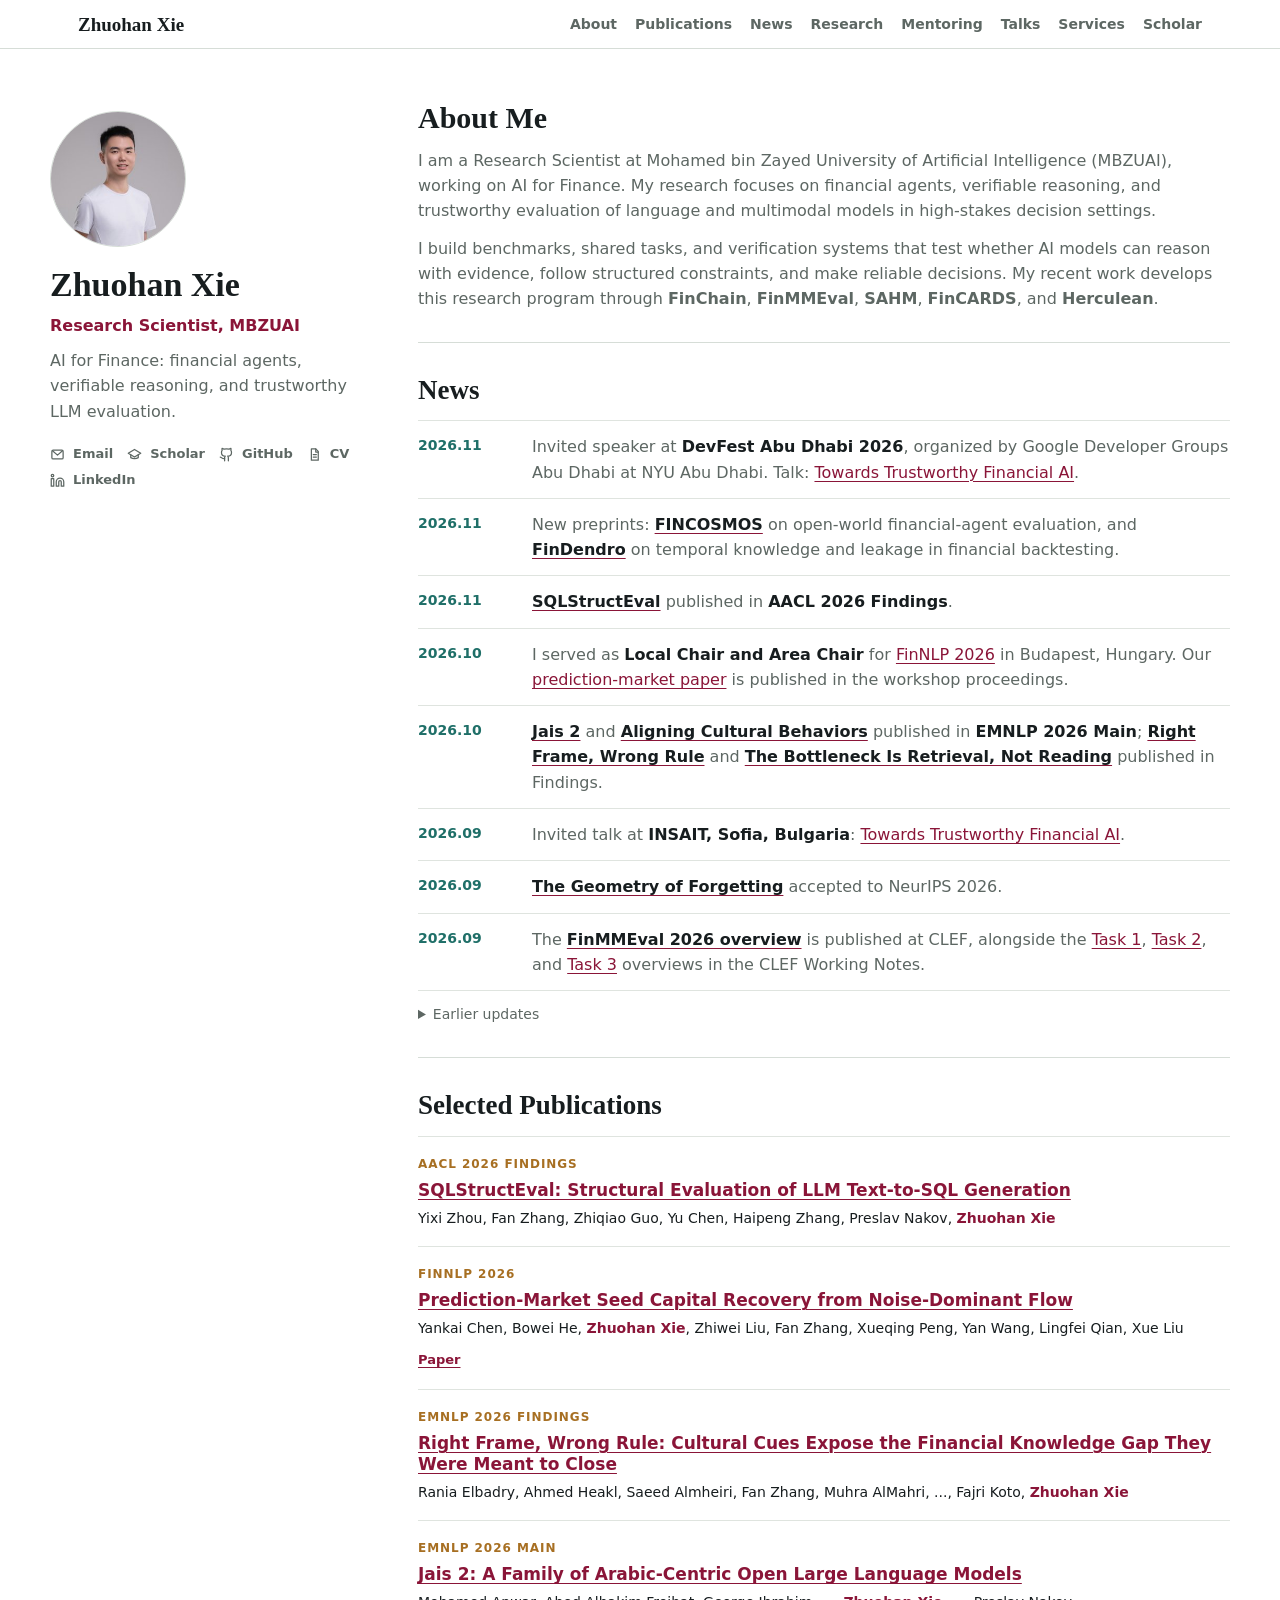
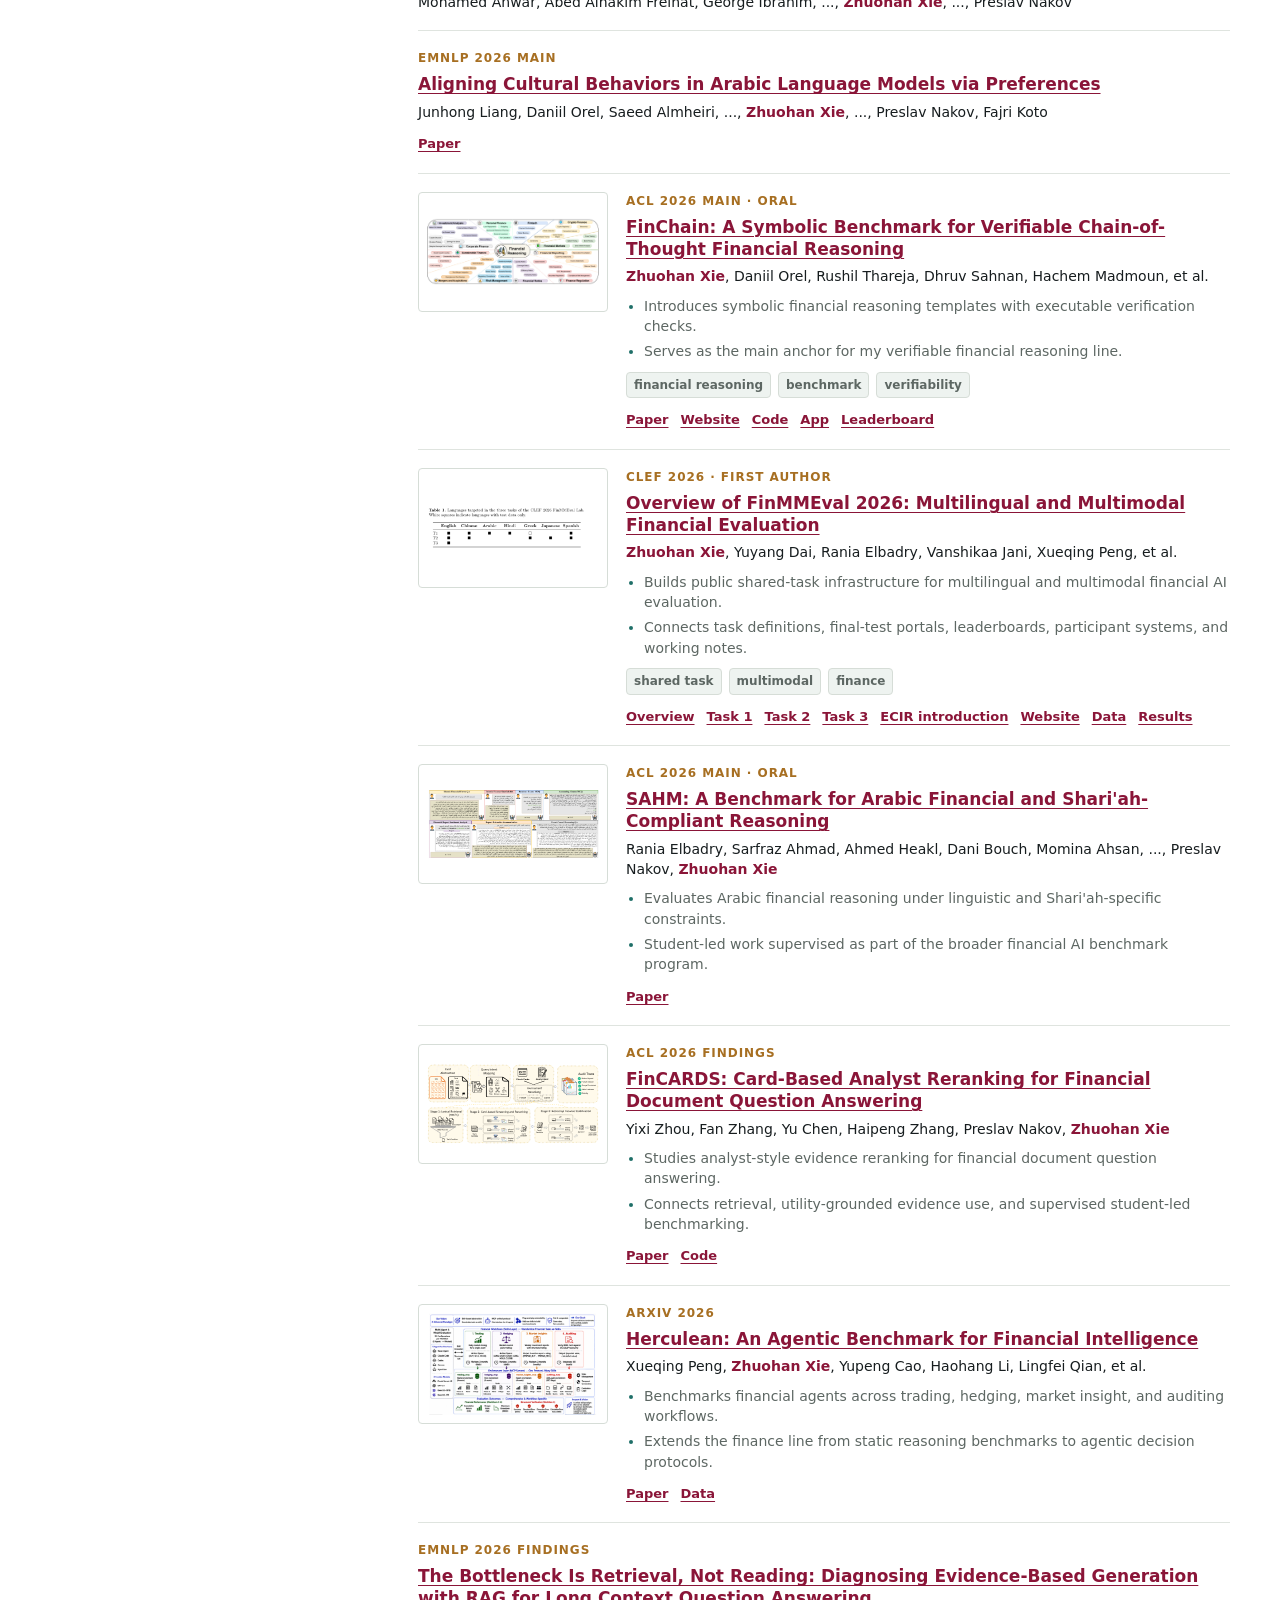
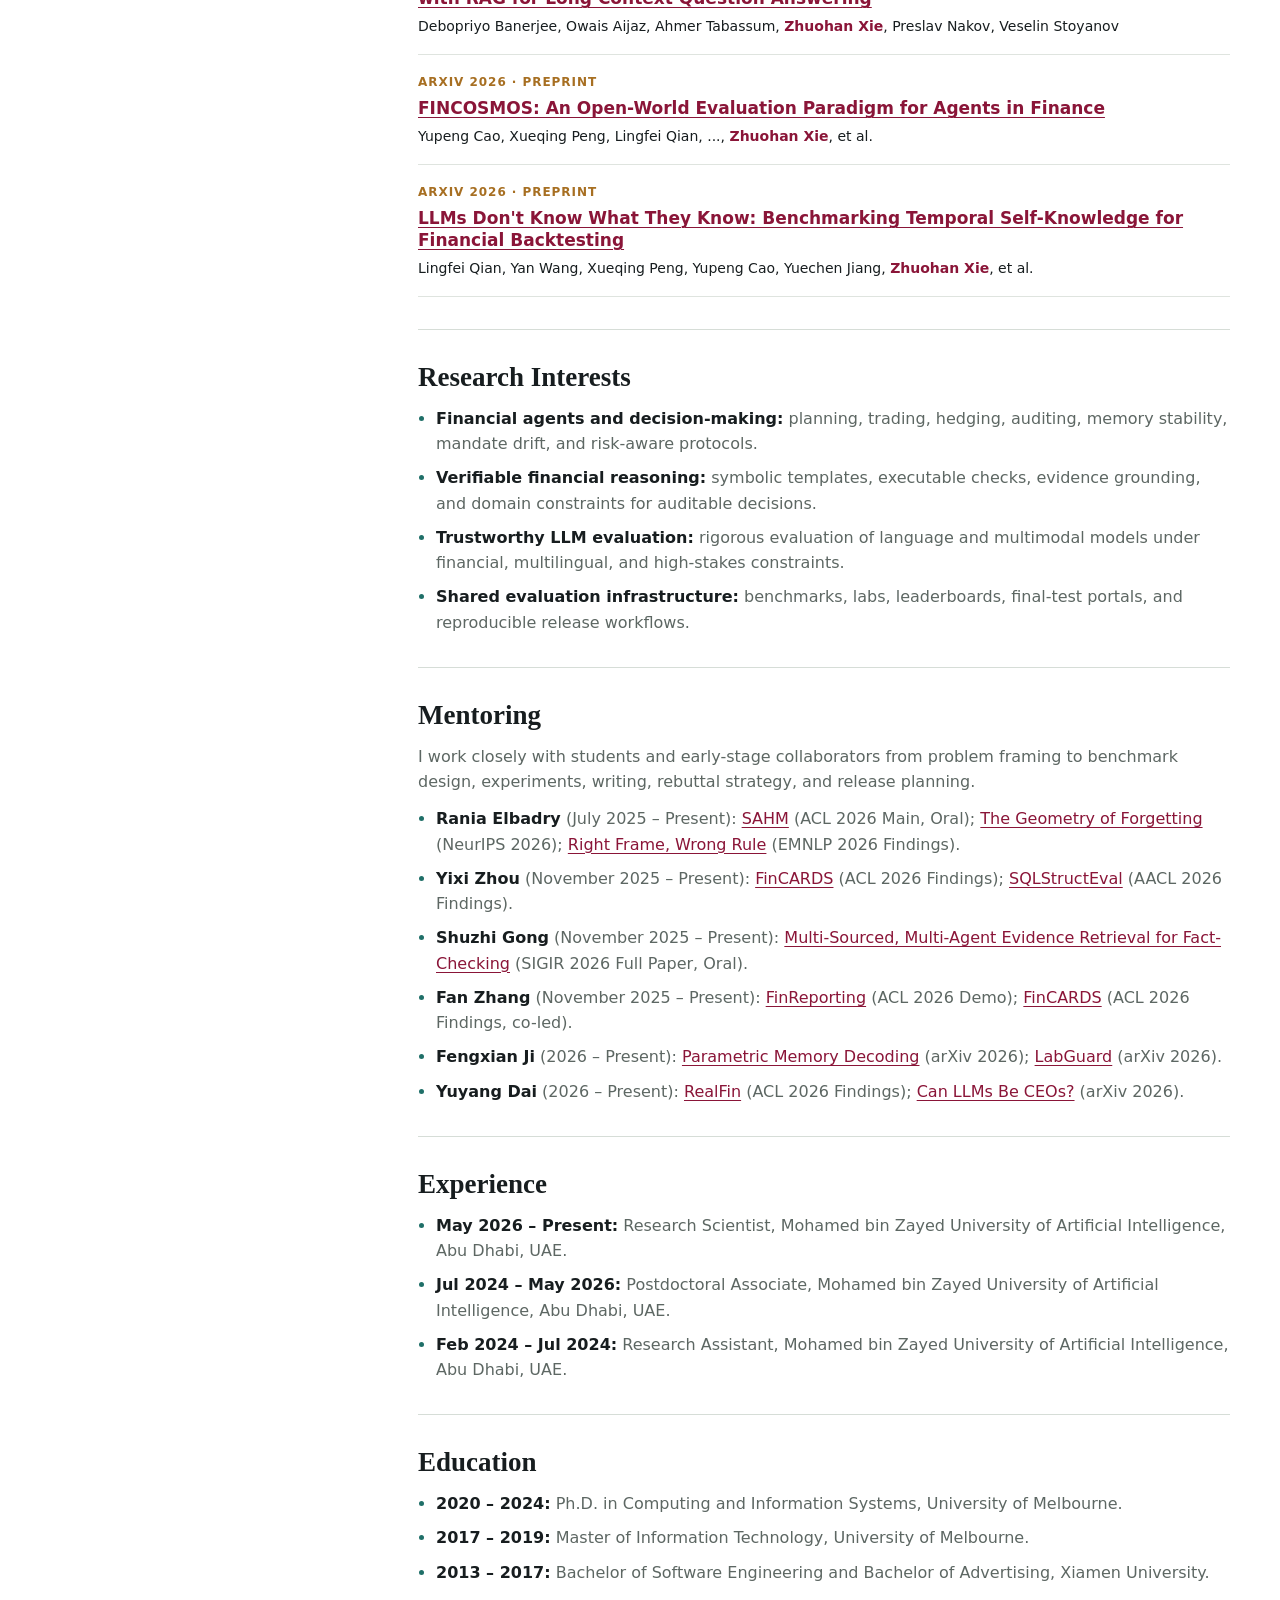
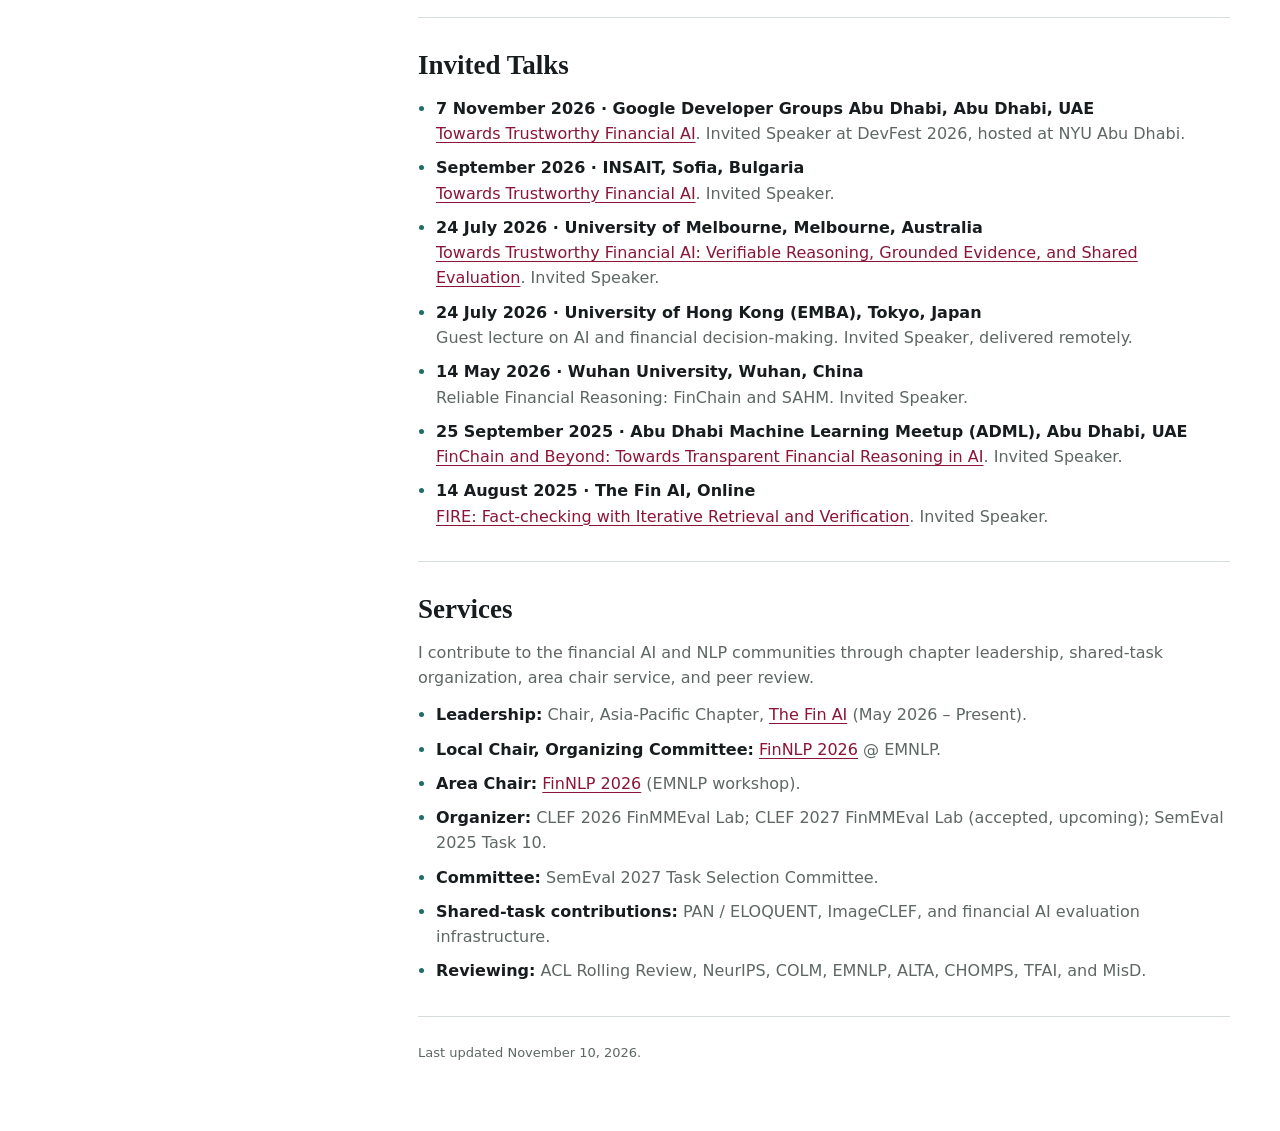
<file: index.html>
<!doctype html>
<html lang="en">
  <head>
    <meta charset="utf-8">
    <meta name="viewport" content="width=device-width, initial-scale=1">
    <title>Zhuohan Xie | Research Scientist at MBZUAI</title>
    <meta name="description" content="Zhuohan Xie is a Research Scientist at MBZUAI working on AI for Finance, financial agents, and trustworthy LLM evaluation.">
    <link rel="canonical" href="https://zhuohanx.github.io/">
    <meta property="og:title" content="Zhuohan Xie | Research Scientist at MBZUAI">
    <meta property="og:description" content="AI for Finance, financial agents, verifiable reasoning, and trustworthy LLM evaluation.">
    <meta property="og:type" content="website">
    <meta property="og:url" content="https://zhuohanx.github.io/">
    <link rel="icon" type="image/png" sizes="16x16" href="assets/favicon-16x16.png?v=20260601">
    <link rel="icon" type="image/png" sizes="32x32" href="assets/favicon-32x32.png?v=20260601">
    <link rel="icon" type="image/png" sizes="512x512" href="assets/favicon-512.png?v=20260601">
    <link rel="apple-touch-icon" sizes="180x180" href="assets/apple-touch-icon.png?v=20260601">
    <link rel="shortcut icon" href="favicon.ico?v=20260601">
    <link rel="stylesheet" href="styles.css?v=20261110-news">
  </head>
  <body>
    <header class="topbar" aria-label="Site navigation">
      <a class="topbar-name" href="#about">Zhuohan Xie</a>
      <nav class="topbar-links">
        <a href="#about">About</a>
        <a href="#projects">Publications</a>
        <a href="#news">News</a>
        <a href="#research">Research</a>
        <a href="#mentoring">Mentoring</a>
        <a href="#talks">Talks</a>
        <a href="#community">Services</a>
        <a href="https://scholar.google.com/citations?user=W9mk-R4AAAAJ&amp;hl=en">Scholar</a>
      </nav>
    </header>

    <div class="site-shell">
      <aside class="profile-panel" aria-label="Profile">
        <img class="portrait" src="assets/profile-scholar.jpg" alt="Portrait of Zhuohan Xie" width="256" height="256">
        <h1>Zhuohan Xie</h1>
        <p class="role">Research Scientist, MBZUAI</p>
        <p class="tagline">AI for Finance: financial agents, verifiable reasoning, and trustworthy LLM evaluation.</p>
        <nav class="profile-links" aria-label="Profile links">
          <a href="mailto:zhuohan.xie18@gmail.com">
            <svg aria-hidden="true" viewBox="0 0 24 24"><path d="m4 6 8 7 8-7"/><rect x="3" y="5" width="18" height="14" rx="2"/></svg>
            <span>Email</span>
          </a>
          <a href="https://scholar.google.com/citations?user=W9mk-R4AAAAJ&amp;hl=en">
            <svg aria-hidden="true" viewBox="0 0 24 24"><path d="M22 10 12 4 2 10l10 6 10-6Z"/><path d="M6 12v5c3 2 9 2 12 0v-5"/></svg>
            <span>Scholar</span>
          </a>
          <a href="https://github.com/ZhuohanX">
            <svg aria-hidden="true" viewBox="0 0 24 24"><path d="M15 22v-4a4.8 4.8 0 0 0-1-3.5c3 0 6-2 6-5.5.08-1.25-.27-2.48-1-3.5.28-1.15.28-2.35 0-3.5 0 0-1 0-3 1.5-2.64-.5-5.36-.5-8 0C6 2 5 2 5 2c-.3 1.15-.3 2.35 0 3.5A5.4 5.4 0 0 0 4 9c0 3.5 3 5.5 6 5.5-.39.49-.68 1.05-.85 1.65-.17.6-.22 1.23-.15 1.85v4"/><path d="M9 18c-4.51 2-5-2-7-2"/></svg>
            <span>GitHub</span>
          </a>
          <a href="assets/Zhuohan_Xie_CV.pdf">
            <svg aria-hidden="true" viewBox="0 0 24 24"><path d="M7 3h7l4 4v14H7z"/><path d="M14 3v5h4M10 12h5M10 16h5"/></svg>
            <span>CV</span>
          </a>
          <a href="https://www.linkedin.com/in/zhuohanxie/">
            <svg aria-hidden="true" viewBox="0 0 24 24"><path d="M16 8a6 6 0 0 1 6 6v7h-4v-7a2 2 0 0 0-4 0v7h-4v-7a6 6 0 0 1 6-6Z"/><rect x="2" y="9" width="4" height="12"/><circle cx="4" cy="4" r="2"/></svg>
            <span>LinkedIn</span>
          </a>
        </nav>

        <nav class="page-nav" aria-label="Page sections">
          <a href="#about">About Me</a>
          <a href="#news">News</a>
          <a href="#projects">Selected Publications</a>
          <a href="#research">Research Interests</a>
          <a href="#experience">Experience</a>
          <a href="#education">Education</a>
          <a href="#mentoring">Mentoring</a>
          <a href="#talks">Talks</a>
          <a href="#community">Services</a>
        </nav>
      </aside>

      <main class="content">
        <section class="hero" id="about">
          <h2>About Me</h2>
          <p>
            I am a Research Scientist at Mohamed bin Zayed University of Artificial Intelligence
            (MBZUAI), working on AI for Finance. My research focuses on financial agents,
            verifiable reasoning, and trustworthy evaluation of language and multimodal models
            in high-stakes decision settings.
          </p>
          <p>
            I build benchmarks, shared tasks, and verification systems that test whether AI models
            can reason with evidence, follow structured constraints, and make reliable decisions.
            My recent work develops this research program through
            <strong>FinChain</strong>, <strong>FinMMEval</strong>, <strong>SAHM</strong>,
            <strong>FinCARDS</strong>, and <strong>Herculean</strong>.
          </p>
          <div class="hero-actions" aria-label="Primary links">
            <a href="#research">Research Program</a>
            <a href="#portfolio">Finance Portfolio</a>
          </div>
        </section>

        <section class="section" id="research">
          <h2>Research Interests</h2>
          <ul class="plain-list">
            <li><strong>Financial agents and decision-making:</strong> planning, trading, hedging, auditing, memory stability, mandate drift, and risk-aware protocols.</li>
            <li><strong>Verifiable financial reasoning:</strong> symbolic templates, executable checks, evidence grounding, and domain constraints for auditable decisions.</li>
            <li><strong>Trustworthy LLM evaluation:</strong> rigorous evaluation of language and multimodal models under financial, multilingual, and high-stakes constraints.</li>
            <li><strong>Shared evaluation infrastructure:</strong> benchmarks, labs, leaderboards, final-test portals, and reproducible release workflows.</li>
          </ul>
        </section>

        <section class="section compact-section collaboration-strip" id="collaboration">
          <div class="collab-intro">
            <p class="eyebrow">Collaboration</p>
            <p>Open to focused collaborations that turn evaluation ideas into reusable public assets:</p>
          </div>
          <div class="collab-list compact-collab-list">
            <article>
              <h3>Verifiable finance benchmarks</h3>
              <p>Symbolic templates, executable checks, domain constraints, and metrics that expose reasoning failures.</p>
            </article>
            <article>
              <h3>Financial-agent protocols</h3>
              <p>Decision workflows, paper-trading windows, mandate drift, memory lock-in, and risk-aware diagnostics.</p>
            </article>
            <article>
              <h3>Shared-task infrastructure</h3>
              <p>Lab-style evaluation with participant systems, final-test portals, leaderboards, and working notes.</p>
            </article>
            <article>
              <h3>Analyst workflow benchmarks</h3>
              <p>Document QA, analyst reranking, reporting agents, recommendation, and grounded evaluation for finance.</p>
            </article>
          </div>
        </section>

        <section class="section compact-section" id="news">
          <div class="section-heading">
            <h2>News</h2>
          </div>
          <ul class="news-list">
            <li>
              <time datetime="2026-11">2026.11</time>
              <span>Invited speaker at <strong>DevFest Abu Dhabi 2026</strong>, organized by Google Developer Groups Abu Dhabi at NYU Abu Dhabi. Talk: <a href="https://www.linkedin.com/feed/update/urn:li:activity:7525454360995352576/">Towards Trustworthy Financial AI</a>.</span>
            </li>
            <li>
              <time datetime="2026-11">2026.11</time>
              <span>New preprints: <a href="https://arxiv.org/abs/2611.07464"><strong>FINCOSMOS</strong></a> on open-world financial-agent evaluation, and <a href="https://arxiv.org/abs/2611.06808"><strong>FinDendro</strong></a> on temporal knowledge and leakage in financial backtesting.</span>
            </li>
            <li>
              <time datetime="2026-11">2026.11</time>
              <span><a href="https://aclanthology.org/2026.findings-aacl.122/"><strong>SQLStructEval</strong></a> published in <strong>AACL 2026 Findings</strong>.</span>
            </li>
            <li>
              <time datetime="2026-10">2026.10</time>
              <span>I served as <strong>Local Chair and Area Chair</strong> for <a href="https://sigfintech.github.io/finnlp2026/">FinNLP 2026</a> in Budapest, Hungary. Our <a href="https://aclanthology.org/2026.finnlp-1.47/">prediction-market paper</a> is published in the workshop proceedings.</span>
            </li>
            <li>
              <time datetime="2026-10">2026.10</time>
              <span><a href="https://aclanthology.org/2026.emnlp-main.657/"><strong>Jais 2</strong></a> and <a href="https://aclanthology.org/2026.emnlp-main.339/"><strong>Aligning Cultural Behaviors</strong></a> published in <strong>EMNLP 2026 Main</strong>; <a href="https://aclanthology.org/2026.findings-emnlp.2110/"><strong>Right Frame, Wrong Rule</strong></a> and <a href="https://aclanthology.org/2026.findings-emnlp.2222/"><strong>The Bottleneck Is Retrieval, Not Reading</strong></a> published in Findings.</span>
            </li>
            <li>
              <time datetime="2026-09">2026.09</time>
              <span>Invited talk at <strong>INSAIT, Sofia, Bulgaria</strong>: <a href="https://www.linkedin.com/posts/zhuohanxie_financialai-trustworthyai-llmevaluation-activity-7511375319455670273-tuQ9">Towards Trustworthy Financial AI</a>.</span>
            </li>
            <li>
              <time datetime="2026-09">2026.09</time>
              <span><a href="https://openreview.net/forum?id=sZ9wFqGDVd"><strong>The Geometry of Forgetting</strong></a> accepted to NeurIPS 2026.</span>
            </li>
            <li>
              <time datetime="2026-09">2026.09</time>
              <span>The <a href="https://link.springer.com/chapter/10.1007/978-3-032-39150-6_27"><strong>FinMMEval 2026 overview</strong></a> is published at CLEF, alongside the <a href="https://ceur-ws.org/Vol-4283/paper184.pdf">Task 1</a>, <a href="https://ceur-ws.org/Vol-4283/paper185.pdf">Task 2</a>, and <a href="https://ceur-ws.org/Vol-4283/paper186.pdf">Task 3</a> overviews in the CLEF Working Notes.</span>
            </li>
          </ul>
          <details class="news-archive">
            <summary>Earlier updates</summary>
            <ul class="news-list">
            <li>
              <time datetime="2026-09">2026.09</time>
              <span><a href="https://aclanthology.org/2026.findings-aacl.122/"><strong>SQLStructEval</strong></a> accepted to AACL 2026 Findings.</span>
            </li>
            <li>
              <time datetime="2026-09">2026.09</time>
              <span><a href="https://aclanthology.org/2026.finnlp-1.47/"><strong>Prediction-Market Seed Capital Recovery from Noise-Dominant Flow</strong></a> accepted to FinNLP 2026.</span>
            </li>
            <li>
              <time datetime="2026-08">2026.08</time>
              <span><a href="https://aclanthology.org/2026.emnlp-main.657/"><strong>Jais 2</strong></a> and <a href="https://aclanthology.org/2026.emnlp-main.339/"><strong>Aligning Cultural Behaviors</strong></a> accepted to EMNLP 2026 Main; <a href="https://aclanthology.org/2026.findings-emnlp.2110/"><strong>Right Frame, Wrong Rule</strong></a> accepted to Findings.</span>
            </li>
            <li>
              <time datetime="2026-08">2026.08</time>
              <span>Serving as an <strong>Area Chair for FinNLP 2026</strong>, a workshop at EMNLP 2026.</span>
            </li>
            <li>
              <time datetime="2026-08">2026.08</time>
              <span>Our <strong>FinMMEval Lab</strong> proposal accepted for CLEF 2027.</span>
            </li>
            <li>
              <time datetime="2026-05">2026.05</time>
              <span><strong>FinChain</strong> and <strong>SAHM</strong> accepted to ACL 2026 Main as oral presentations.</span>
            </li>
            <li>
              <time datetime="2026-05">2026.05</time>
              <span><strong>FinCARDS</strong>, <strong>RealFin</strong>, and <strong>Same Claim, Different Judgment</strong> accepted to ACL 2026 Findings.</span>
            </li>
            <li>
              <time datetime="2026-05">2026.05</time>
              <span><strong>Conv-FinRe</strong> accepted to SIGIR 2026, extending the finance line into utility-grounded recommendation.</span>
            </li>
            <li>
              <time datetime="2026-05">2026.05</time>
              <span><strong>FinReporting</strong> accepted to ACL 2026 Demo.</span>
            </li>
            <li>
              <time datetime="2026-05">2026.05</time>
              <span><strong>Herculean</strong> released as an agentic benchmark for financial intelligence.</span>
            </li>
            <li>
              <time datetime="2026-04">2026.04</time>
              <span><strong>FinMMEval</strong> appeared at ECIR 2026 as evaluation infrastructure for AI in finance.</span>
            </li>
            </ul>
          </details>
        </section>

        <section class="section" id="projects">
          <div class="section-heading">
            <h2>Selected Publications</h2>
          </div>

          <div class="project-grid">
            <article class="project-card text-publication">
              <div>
                <p class="project-kicker">AACL 2026 Findings</p>
                <h3><a href="https://aclanthology.org/2026.findings-aacl.122/">SQLStructEval: Structural Evaluation of LLM Text-to-SQL Generation</a></h3>
                <p class="authors">Yixi Zhou, Fan Zhang, Zhiqiao Guo, Yu Chen, Haipeng Zhang, Preslav Nakov, <strong>Zhuohan Xie</strong></p>
              </div>
            </article>
            <article class="project-card text-publication">
              <div>
                <p class="project-kicker">FinNLP 2026</p>
                <h3><a href="https://aclanthology.org/2026.finnlp-1.47/">Prediction-Market Seed Capital Recovery from Noise-Dominant Flow</a></h3>
                <p class="authors">Yankai Chen, Bowei He, <strong>Zhuohan Xie</strong>, Zhiwei Liu, Fan Zhang, Xueqing Peng, Yan Wang, Lingfei Qian, Xue Liu</p>
                <div class="project-links"><a href="https://aclanthology.org/2026.finnlp-1.47/">Paper</a></div>
              </div>
            </article>
            <article class="project-card text-publication">
              <div>
                <p class="project-kicker">EMNLP 2026 Findings</p>
                <h3><a href="https://aclanthology.org/2026.findings-emnlp.2110/">Right Frame, Wrong Rule: Cultural Cues Expose the Financial Knowledge Gap They Were Meant to Close</a></h3>
                <p class="authors">Rania Elbadry, Ahmed Heakl, Saeed Almheiri, Fan Zhang, Muhra AlMahri, ..., Fajri Koto, <strong>Zhuohan Xie</strong></p>
              </div>
            </article>
            <article class="project-card text-publication">
              <div>
                <p class="project-kicker">EMNLP 2026 Main</p>
                <h3><a href="https://aclanthology.org/2026.emnlp-main.657/">Jais 2: A Family of Arabic-Centric Open Large Language Models</a></h3>
                <p class="authors">Mohamed Anwar, Abed Alhakim Freihat, George Ibrahim, ..., <strong>Zhuohan Xie</strong>, ..., Preslav Nakov</p>
              </div>
            </article>
            <article class="project-card text-publication">
              <div>
                <p class="project-kicker">EMNLP 2026 Main</p>
                <h3><a href="https://aclanthology.org/2026.emnlp-main.339/">Aligning Cultural Behaviors in Arabic Language Models via Preferences</a></h3>
                <p class="authors">Junhong Liang, Daniil Orel, Saeed Almheiri, ..., <strong>Zhuohan Xie</strong>, ..., Preslav Nakov, Fajri Koto</p>
                <div class="project-links"><a href="https://aclanthology.org/2026.emnlp-main.339/">Paper</a></div>
              </div>
            </article>
            <article class="project-card featured-project">
              <img src="assets/paper-figures/finchain-taxonomy.png" alt="FinChain taxonomy figure" loading="lazy">
              <div>
                <p class="project-kicker">ACL 2026 Main · Oral</p>
                <h3><a href="https://arxiv.org/abs/2506.02515">FinChain: A Symbolic Benchmark for Verifiable Chain-of-Thought Financial Reasoning</a></h3>
                <p class="authors"><strong>Zhuohan Xie</strong>, Daniil Orel, Rushil Thareja, Dhruv Sahnan, Hachem Madmoun, et al.</p>
                <ul class="contribution-list">
                  <li>Introduces symbolic financial reasoning templates with executable verification checks.</li>
                  <li>Serves as the main anchor for my verifiable financial reasoning line.</li>
                </ul>
                <div class="tag-row">
                  <span>financial reasoning</span>
                  <span>benchmark</span>
                  <span>verifiability</span>
                </div>
                <div class="project-links">
                  <a href="https://arxiv.org/abs/2506.02515">Paper</a>
                  <a href="https://mbzuai-nlp.github.io/finchain/">Website</a>
                  <a href="https://github.com/mbzuai-nlp/finchain">Code</a>
                  <a href="https://huggingface.co/spaces/Usmansafder/finchain-space">App</a>
                  <a href="https://mbzuai-nlp.github.io/finchain/leaderboard.html">Leaderboard</a>
                </div>
              </div>
            </article>

            <article class="project-card featured-project">
              <img src="assets/paper-figures/finmmeval-task-matrix.png" alt="FinMMEval multilingual task matrix" loading="lazy">
              <div>
                <p class="project-kicker">CLEF 2026 · First author</p>
                <h3><a href="https://link.springer.com/chapter/10.1007/978-3-032-39150-6_27">Overview of FinMMEval 2026: Multilingual and Multimodal Financial Evaluation</a></h3>
                <p class="authors"><strong>Zhuohan Xie</strong>, Yuyang Dai, Rania Elbadry, Vanshikaa Jani, Xueqing Peng, et al.</p>
                <ul class="contribution-list">
                  <li>Builds public shared-task infrastructure for multilingual and multimodal financial AI evaluation.</li>
                  <li>Connects task definitions, final-test portals, leaderboards, participant systems, and working notes.</li>
                </ul>
                <div class="tag-row">
                  <span>shared task</span>
                  <span>multimodal</span>
                  <span>finance</span>
                </div>
                <div class="project-links">
                  <a href="https://link.springer.com/chapter/10.1007/978-3-032-39150-6_27">Overview</a>
                  <a href="https://ceur-ws.org/Vol-4283/paper184.pdf">Task 1</a>
                  <a href="https://ceur-ws.org/Vol-4283/paper185.pdf">Task 2</a>
                  <a href="https://ceur-ws.org/Vol-4283/paper186.pdf">Task 3</a>
                  <a href="https://arxiv.org/abs/2602.10886">ECIR introduction</a>
                  <a href="https://mbzuai-nlp.github.io/CLEF-2026-FinMMEval-Lab/">Website</a>
                  <a href="https://huggingface.co/collections/MBZUAI/finmmeval-lab-clef2026">Data</a>
                  <a href="https://mbzuai-nlp.github.io/CLEF-2026-FinMMEval-Lab/results.html">Results</a>
                </div>
              </div>
            </article>

            <article class="project-card">
              <img src="assets/paper-figures/sahm-task-examples.png" alt="SAHM Arabic financial task examples" loading="lazy">
              <div>
                <p class="project-kicker">ACL 2026 Main · Oral</p>
                <h3><a href="https://arxiv.org/abs/2604.19098">SAHM: A Benchmark for Arabic Financial and Shari'ah-Compliant Reasoning</a></h3>
                <p class="authors">Rania Elbadry, Sarfraz Ahmad, Ahmed Heakl, Dani Bouch, Momina Ahsan, ..., Preslav Nakov, <strong>Zhuohan Xie</strong></p>
                <ul class="contribution-list">
                  <li>Evaluates Arabic financial reasoning under linguistic and Shari'ah-specific constraints.</li>
                  <li>Student-led work supervised as part of the broader financial AI benchmark program.</li>
                </ul>
                <div class="project-links">
                  <a href="https://arxiv.org/abs/2604.19098">Paper</a>
                </div>
              </div>
            </article>

            <article class="project-card">
              <img src="assets/paper-figures/fincards-pipeline.svg" alt="FinCARDS pipeline figure" loading="lazy">
              <div>
                <p class="project-kicker">ACL 2026 Findings</p>
                <h3><a href="https://arxiv.org/abs/2601.06992">FinCARDS: Card-Based Analyst Reranking for Financial Document Question Answering</a></h3>
                <p class="authors">Yixi Zhou, Fan Zhang, Yu Chen, Haipeng Zhang, Preslav Nakov, <strong>Zhuohan Xie</strong></p>
                <ul class="contribution-list">
                  <li>Studies analyst-style evidence reranking for financial document question answering.</li>
                  <li>Connects retrieval, utility-grounded evidence use, and supervised student-led benchmarking.</li>
                </ul>
                <div class="project-links">
                  <a href="https://arxiv.org/abs/2601.06992">Paper</a>
                  <a href="https://github.com/XanderZhou2022/FINCARDS">Code</a>
                </div>
              </div>
            </article>

            <article class="project-card">
              <img src="assets/paper-figures/herculean-workflow.png" alt="Herculean workflow figure" loading="lazy">
              <div>
                <p class="project-kicker">arXiv 2026</p>
                <h3><a href="https://arxiv.org/abs/2605.14355">Herculean: An Agentic Benchmark for Financial Intelligence</a></h3>
                <p class="authors">Xueqing Peng, <strong>Zhuohan Xie</strong>, Yupeng Cao, Haohang Li, Lingfei Qian, et al.</p>
                <ul class="contribution-list">
                  <li>Benchmarks financial agents across trading, hedging, market insight, and auditing workflows.</li>
                  <li>Extends the finance line from static reasoning benchmarks to agentic decision protocols.</li>
                </ul>
                <div class="project-links">
                  <a href="https://arxiv.org/abs/2605.14355">Paper</a>
                  <a href="https://huggingface.co/datasets/TheFinAI/Herculean">Data</a>
                </div>
              </div>
            </article>
            <article class="project-card text-publication" id="paper-bottleneck">
              <div>
                <p class="project-kicker">EMNLP 2026 Findings</p>
                <h3><a href="https://aclanthology.org/2026.findings-emnlp.2222/">The Bottleneck Is Retrieval, Not Reading: Diagnosing Evidence-Based Generation with RAG for Long Context Question Answering</a></h3>
                <p class="authors">Debopriyo Banerjee, Owais Aijaz, Ahmer Tabassum, <strong>Zhuohan Xie</strong>, Preslav Nakov, Veselin Stoyanov</p>
              </div>
            </article>
            <article class="project-card text-publication" id="paper-fincosmos">
              <div>
                <p class="project-kicker">arXiv 2026 · Preprint</p>
                <h3><a href="https://arxiv.org/abs/2611.07464">FINCOSMOS: An Open-World Evaluation Paradigm for Agents in Finance</a></h3>
                <p class="authors">Yupeng Cao, Xueqing Peng, Lingfei Qian, ..., <strong>Zhuohan Xie</strong>, et al.</p>
              </div>
            </article>
            <article class="project-card text-publication" id="paper-findendro">
              <div>
                <p class="project-kicker">arXiv 2026 · Preprint</p>
                <h3><a href="https://arxiv.org/abs/2611.06808">LLMs Don't Know What They Know: Benchmarking Temporal Self-Knowledge for Financial Backtesting</a></h3>
                <p class="authors">Lingfei Qian, Yan Wang, Xueqing Peng, Yupeng Cao, Yuechen Jiang, <strong>Zhuohan Xie</strong>, et al.</p>
              </div>
            </article>
          </div>
        </section>

        <section class="section" id="portfolio">
          <div class="section-heading">
            <p class="eyebrow">Portfolio</p>
            <h2>Financial AI work by program pillar</h2>
          </div>
          <p class="section-note">
            Each project is positioned as either a flagship anchor, a supporting asset, or an
            infrastructure component. The goal is cumulative ownership of a research line, not a
            loose pile of finance papers.
          </p>
          <div class="program-map">
            <article>
              <h3>Verifiable financial reasoning</h3>
              <ul>
                <li><a href="https://arxiv.org/abs/2506.02515">FinChain</a><span>ACL 2026 Main, Oral</span></li>
                <li><a href="https://arxiv.org/abs/2604.19098">SAHM</a><span>ACL 2026 Main, Oral</span></li>
                <li><span class="paper-title">Culture-aware financial reasoning</span><span>ongoing</span></li>
              </ul>
            </article>
            <article>
              <h3>Evidence-grounded analyst workflows</h3>
              <ul>
                <li><a href="https://arxiv.org/abs/2601.06992">FinCARDS</a><span>ACL 2026 Findings</span></li>
                <li><a href="https://arxiv.org/abs/2604.05966">FinReporting</a><span>ACL 2026 Demo · last author</span></li>
                <li><a href="https://arxiv.org/abs/2602.07096">RealFin</a><span>ACL 2026 Findings</span></li>
                <li><a href="https://arxiv.org/abs/2602.16990">Conv-FinRe</a><span>SIGIR 2026</span></li>
                <li><span class="paper-title">Document-grounded finance evaluation</span><span>ongoing</span></li>
              </ul>
            </article>
            <article>
              <h3>Financial agents and decision protocols</h3>
              <ul>
                <li><a href="https://arxiv.org/abs/2605.14355">Herculean</a><span>agentic financial intelligence</span></li>
                <li><span class="paper-title">Agent mandate stability</span><span>ongoing</span></li>
                <li><span class="paper-title">Strategic decision agents</span><span>ongoing</span></li>
              </ul>
            </article>
            <article>
              <h3>Community evaluation infrastructure</h3>
              <ul>
                <li><a href="https://arxiv.org/abs/2602.10886">FinMMEval</a><span>CLEF 2026 Lab / ECIR 2026</span></li>
                <li><a href="https://mbzuai-nlp.github.io/CLEF-2026-FinMMEval-Lab/results.html">FinMMEval leaderboards</a><span>Task 1/2/3 results and live evaluation</span></li>
                <li><span class="paper-title">Financial intelligence challenge planning</span><span>competition and shared-task planning</span></li>
              </ul>
            </article>
          </div>
        </section>

        <section class="section" id="publications">
          <div class="section-heading">
            <p class="eyebrow">Publications</p>
            <h2>Selected publications in AI for Finance</h2>
          </div>
          <ol class="publication-list">
            <li>
              <a href="https://arxiv.org/abs/2506.02515">FinChain: A Symbolic Benchmark for Verifiable Chain-of-Thought Financial Reasoning</a>
              <span>ACL 2026 Main, Oral · first author</span>
            </li>
            <li>
              <a href="https://arxiv.org/abs/2602.10886">The CLEF-2026 FinMMEval Lab: Multilingual and Multimodal Evaluation of Financial AI Systems</a>
              <span>ECIR 2026 · first author / organizer</span>
            </li>
            <li>
              <a href="https://arxiv.org/abs/2604.19098">SAHM: A Benchmark for Arabic Financial and Shari'ah-Compliant Reasoning</a>
              <span>ACL 2026 Main, Oral · last author</span>
            </li>
            <li>
              <a href="https://arxiv.org/abs/2605.14355">Herculean: An Agentic Benchmark for Financial Intelligence</a>
              <span>arXiv 2026 · financial agent benchmark</span>
            </li>
            <li>
              <a href="https://arxiv.org/abs/2601.06992">FinCARDS: Card-Based Analyst Reranking for Financial Document Question Answering</a>
              <span>ACL 2026 Findings · last author</span>
            </li>
            <li>
              <a href="https://arxiv.org/abs/2602.07096">RealFin: How Well Do LLMs Reason About Finance When Users Leave Things Unsaid?</a>
              <span>ACL 2026 Findings</span>
            </li>
            <li>
              <a href="https://arxiv.org/abs/2601.05403">Same Claim, Different Judgment: Benchmarking Scenario-Induced Bias in Multilingual Financial Misinformation Detection</a>
              <span>ACL 2026 Findings</span>
            </li>
            <li>
              <a href="https://arxiv.org/abs/2604.05966">FinReporting: An Agentic Workflow for Localized Reporting of Cross-Jurisdiction Financial Disclosures</a>
              <span>ACL 2026 Demo · last author</span>
            </li>
            <li>
              <a href="https://arxiv.org/abs/2602.16990">Conv-FinRe: A Conversational and Longitudinal Benchmark for Utility-Grounded Financial Recommendation</a>
              <span>SIGIR 2026</span>
            </li>
          </ol>
          <p class="more-link"><a href="https://scholar.google.com/citations?user=W9mk-R4AAAAJ&hl=en">Full publication list on Google Scholar</a></p>
        </section>

        <section class="section compact-section" id="other-work">
          <div class="section-heading">
            <p class="eyebrow">Other Work</p>
            <h2>Adjacent trustworthy AI work</h2>
          </div>
          <p class="section-note">
            Work in fact-checking, evidence retrieval, model knowledge, and text generation/evaluation supplies
            the broader trustworthy-AI foundation behind the finance program.
          </p>
          <ul class="compact-publications">
            <li><a href="https://openreview.net/forum?id=sZ9wFqGDVd">The Geometry of Forgetting: Temporal Knowledge Drift as an Independent Axis in LLM Representations</a><span>NeurIPS 2026 · last author</span></li>
            <li><a href="https://aclanthology.org/2025.findings-naacl.158/">FIRE: Fact-checking with Iterative Retrieval and Verification</a><span>NAACL 2025 Findings · first author</span></li>
            <li><a href="https://arxiv.org/abs/2603.00267">Multi-Sourced, Multi-Agent Evidence Retrieval for Fact-Checking</a><span>SIGIR 2026, Oral · last author</span></li>
            <li><a href="https://aclanthology.org/2023.inlg-main.23/">The Next Chapter: A Study of Large Language Models in Storytelling</a><span>INLG 2023 · first author</span></li>
          </ul>
        </section>

        <section class="section" id="mentoring">
          <h2>Mentoring</h2>
          <p>
            I work closely with students and early-stage collaborators from problem framing to benchmark design,
            experiments, writing, rebuttal strategy, and release planning.
          </p>
          <ul class="plain-list">
            <li><strong>Rania Elbadry</strong> (July 2025 – Present): <a href="https://aclanthology.org/2026.acl-long.1593/">SAHM</a> (ACL 2026 Main, Oral); <a href="https://openreview.net/forum?id=sZ9wFqGDVd">The Geometry of Forgetting</a> (NeurIPS 2026); <a href="https://arxiv.org/abs/2609.00999">Right Frame, Wrong Rule</a> (EMNLP 2026 Findings).</li>
            <li><strong>Yixi Zhou</strong> (November 2025 – Present): <a href="https://aclanthology.org/2026.findings-acl.1244/">FinCARDS</a> (ACL 2026 Findings); <a href="https://arxiv.org/abs/2604.06736">SQLStructEval</a> (AACL 2026 Findings).</li>
            <li><strong>Shuzhi Gong</strong> (November 2025 – Present): <a href="https://doi.org/10.1145/3805712.3809686">Multi-Sourced, Multi-Agent Evidence Retrieval for Fact-Checking</a> (SIGIR 2026 Full Paper, Oral).</li>
            <li><strong>Fan Zhang</strong> (November 2025 – Present): <a href="https://aclanthology.org/2026.acl-demo.71/">FinReporting</a> (ACL 2026 Demo); <a href="https://aclanthology.org/2026.findings-acl.1244/">FinCARDS</a> (ACL 2026 Findings, co-led).</li>
            <li><strong>Fengxian Ji</strong> (2026 – Present): <a href="https://arxiv.org/abs/2607.04118">Parametric Memory Decoding</a> (arXiv 2026); <a href="https://arxiv.org/abs/2606.31045">LabGuard</a> (arXiv 2026).</li>
            <li><strong>Yuyang Dai</strong> (2026 – Present): <a href="https://aclanthology.org/2026.findings-acl.1255/">RealFin</a> (ACL 2026 Findings); <a href="https://arxiv.org/abs/2606.17459">Can LLMs Be CEOs?</a> (arXiv 2026).</li>
          </ul>
        </section>

        <section class="section" id="experience">
          <h2>Experience</h2>
          <ul class="plain-list">
            <li><strong>May 2026 – Present:</strong> Research Scientist, Mohamed bin Zayed University of Artificial Intelligence, Abu Dhabi, UAE.</li>
            <li><strong>Jul 2024 – May 2026:</strong> Postdoctoral Associate, Mohamed bin Zayed University of Artificial Intelligence, Abu Dhabi, UAE.</li>
            <li><strong>Feb 2024 – Jul 2024:</strong> Research Assistant, Mohamed bin Zayed University of Artificial Intelligence, Abu Dhabi, UAE.</li>
          </ul>
        </section>

        <section class="section" id="education">
          <h2>Education</h2>
          <ul class="plain-list">
            <li><strong>2020 – 2024:</strong> Ph.D. in Computing and Information Systems, University of Melbourne.</li>
            <li><strong>2017 – 2019:</strong> Master of Information Technology, University of Melbourne.</li>
            <li><strong>2013 – 2017:</strong> Bachelor of Software Engineering and Bachelor of Advertising, Xiamen University.</li>
          </ul>
        </section>

        <section class="section compact-section" id="talks">
          <div class="section-heading"><h2>Invited Talks</h2></div>
          <ul class="plain-list">
            <li><strong>7 November 2026 · Google Developer Groups Abu Dhabi, Abu Dhabi, UAE</strong><br><a href="https://www.linkedin.com/feed/update/urn:li:activity:7525454360995352576/">Towards Trustworthy Financial AI</a>. <span>Invited Speaker at DevFest 2026, hosted at NYU Abu Dhabi.</span></li>
            <li><strong>September 2026 · INSAIT, Sofia, Bulgaria</strong><br><a href="https://www.linkedin.com/posts/zhuohanxie_financialai-trustworthyai-llmevaluation-activity-7511375319455670273-tuQ9">Towards Trustworthy Financial AI</a>. <span>Invited Speaker.</span></li>
            <li><strong>24 July 2026 · University of Melbourne, Melbourne, Australia</strong><br><a href="https://www.linkedin.com/posts/zhuohanxie_financialai-trustworthyai-financialnlp-activity-7486686085322956800-qgJy">Towards Trustworthy Financial AI: Verifiable Reasoning, Grounded Evidence, and Shared Evaluation</a>. <span>Invited Speaker.</span></li>
            <li><strong>24 July 2026 · University of Hong Kong (EMBA), Tokyo, Japan</strong><br>Guest lecture on AI and financial decision-making. <span>Invited Speaker, delivered remotely.</span></li>
            <li><strong>14 May 2026 · Wuhan University, Wuhan, China</strong><br>Reliable Financial Reasoning: FinChain and SAHM. <span>Invited Speaker.</span></li>
            <li><strong>25 September 2025 · Abu Dhabi Machine Learning Meetup (ADML), Abu Dhabi, UAE</strong><br><a href="https://www.adml.ai/2025/09/abu-dhabi-machine-learning-season-6-episode-1/">FinChain and Beyond: Towards Transparent Financial Reasoning in AI</a>. <span>Invited Speaker.</span></li>
            <li><strong>14 August 2025 · The Fin AI, Online</strong><br><a href="https://www.youtube.com/watch?v=lAxYFB61k4Q">FIRE: Fact-checking with Iterative Retrieval and Verification</a>. <span>Invited Speaker.</span></li>
          </ul>
        </section>

        <section class="section compact-section" id="community">
          <div class="section-heading">
            <h2>Services</h2>
          </div>
          <p>
            I contribute to the financial AI and NLP communities through chapter leadership,
            shared-task organization, area chair service, and peer review.
          </p>
          <ul class="plain-list">
            <li><strong>Leadership:</strong> Chair, Asia-Pacific Chapter, <a href="https://thefin.ai/leadership.html">The Fin AI</a> (May 2026 – Present).</li>
            <li><strong>Local Chair, Organizing Committee:</strong> <a href="https://sigfintech.github.io/finnlp2026/#organizers">FinNLP 2026</a> @ EMNLP.</li>
            <li><strong>Area Chair:</strong> <a href="https://sigfintech.github.io/finnlp2026/">FinNLP 2026</a> (EMNLP workshop).</li>
            <li><strong>Organizer:</strong> CLEF 2026 FinMMEval Lab; CLEF 2027 FinMMEval Lab (accepted, upcoming); SemEval 2025 Task 10.</li>
            <li><strong>Committee:</strong> SemEval 2027 Task Selection Committee.</li>
            <li><strong>Shared-task contributions:</strong> PAN / ELOQUENT, ImageCLEF, and financial AI evaluation infrastructure.</li>
            <li><strong>Reviewing:</strong> ACL Rolling Review, NeurIPS, COLM, EMNLP, ALTA, CHOMPS, TFAI, and MisD.</li>
          </ul>
        </section>

        <footer class="footer">
          <p>Last updated November 10, 2026.</p>
        </footer>
      </main>
    </div>
  </body>
</html>
</file>
<file: styles.css>
:root {
  --bg: #ffffff;
  --paper: #ffffff;
  --paper-tint: #eef3f0;
  --ink: #171d1f;
  --muted: #5d6763;
  --line: #d6ddd7;
  --accent: #8a1538;
  --accent-dark: #5f0f28;
  --teal: #1f6f68;
  --gold: #a76f22;
  --shadow: 0 18px 44px rgba(28, 40, 35, 0.08);
}

* {
  box-sizing: border-box;
}

html {
  scroll-behavior: smooth;
}

body {
  margin: 0;
  overflow-x: hidden;
  background: var(--bg);
  color: var(--ink);
  font-family: Inter, ui-sans-serif, system-ui, -apple-system, BlinkMacSystemFont, "Segoe UI", sans-serif;
  font-size: 16px;
  line-height: 1.58;
}

a {
  color: var(--accent);
  text-decoration-thickness: 1px;
  text-underline-offset: 3px;
}

a:hover {
  color: var(--accent-dark);
}

.topbar {
  position: sticky;
  top: 0;
  z-index: 20;
  display: flex;
  align-items: center;
  justify-content: space-between;
  gap: 24px;
  padding: 13px max(28px, calc((100vw - 1180px) / 2 + 28px));
  border-bottom: 1px solid var(--line);
  background: rgba(255, 255, 255, 0.96);
  backdrop-filter: blur(12px);
}

.topbar-name {
  color: var(--ink);
  font-family: Georgia, "Times New Roman", serif;
  font-size: 19px;
  font-weight: 800;
  line-height: 1;
  text-decoration: none;
  white-space: nowrap;
}

.topbar-links {
  display: flex;
  flex-wrap: wrap;
  gap: 8px 18px;
  justify-content: flex-end;
}

.topbar-links a {
  color: var(--muted);
  font-size: 14px;
  font-weight: 760;
  text-decoration: none;
}

.topbar-links a:hover {
  color: var(--accent);
  text-decoration: underline;
  text-underline-offset: 3px;
}

.site-shell {
  display: grid;
  grid-template-columns: minmax(250px, 320px) minmax(0, 1fr);
  gap: 48px;
  width: min(1180px, calc(100% - 56px));
  margin: 0 auto;
  padding: 44px 0 68px;
}

.profile-panel {
  position: sticky;
  top: 24px;
  align-self: start;
  min-width: 0;
  padding: 18px 4px 18px 0;
  border: 1px solid var(--line);
  border-width: 0 0 0 0;
  border-radius: 0;
  background: transparent;
  box-shadow: none;
}

.portrait {
  display: block;
  width: 136px;
  height: 136px;
  margin: 0 0 20px;
  border: 1px solid var(--line);
  border-radius: 50%;
  object-fit: cover;
  object-position: center;
}

.profile-panel h1 {
  margin: 0;
  font-family: Georgia, "Times New Roman", serif;
  font-size: 34px;
  line-height: 1.05;
  letter-spacing: 0;
}

.role {
  margin: 10px 0 0;
  color: var(--accent);
  font-weight: 750;
}

.tagline {
  margin: 10px 0 20px;
  color: var(--muted);
}

.profile-note {
  margin: -6px 0 20px;
  padding: 10px 0 0;
  border-top: 1px solid var(--line);
  color: var(--teal);
  font-size: 13px;
  font-weight: 720;
  line-height: 1.45;
}

.profile-links {
  display: flex;
  flex-wrap: wrap;
  gap: 6px 14px;
  margin: 4px 0 18px;
}

.profile-links a,
.hero-actions a {
  display: inline-flex;
  align-items: center;
  gap: 8px;
  justify-content: flex-start;
  min-height: 0;
  padding: 0;
  border: 0;
  border-radius: 0;
  background: transparent;
  color: var(--muted);
  font-size: 13px;
  font-weight: 680;
  text-decoration: none;
}

.profile-links svg {
  width: 15px;
  height: 15px;
  flex: 0 0 auto;
  fill: none;
  stroke: currentColor;
  stroke-linecap: round;
  stroke-linejoin: round;
  stroke-width: 2;
}

.profile-links a:hover,
.hero-actions a:hover {
  color: var(--accent);
  text-decoration: underline;
  text-underline-offset: 3px;
}

.page-nav {
  display: none;
  gap: 8px;
  margin-top: 0;
  padding-top: 20px;
  border-top: 1px solid var(--line);
}

.page-nav a {
  color: var(--muted);
  font-size: 14px;
  font-weight: 720;
  text-decoration: none;
}

.page-nav a:hover {
  color: var(--accent);
}

.content {
  display: flex;
  flex-direction: column;
  min-width: 0;
}

#about {
  order: 1;
}

#news {
  order: 2;
  scroll-margin-top: 64px;
}

#projects {
  order: 3;
}

#research {
  order: 4;
}

#mentoring {
  order: 5;
}

#experience {
  order: 6;
}

#education {
  order: 7;
}

#talks {
  order: 8;
  scroll-margin-top: 64px;
}

#community {
  order: 9;
}

#collaboration,
#portfolio,
#publications,
#other-work {
  display: none;
}

.hero {
  padding: 8px 0 30px;
  border-bottom: 1px solid var(--line);
}

.hero h2 {
  max-width: 860px;
  margin: 0;
  font-family: Georgia, "Times New Roman", serif;
  font-size: 30px;
  line-height: 1.16;
  letter-spacing: 0;
  overflow-wrap: break-word;
}

.section h2 {
  max-width: 760px;
  margin: 0;
  font-family: Georgia, "Times New Roman", serif;
  font-size: 27px;
  line-height: 1.18;
  letter-spacing: 0;
  overflow-wrap: break-word;
}

.hero p,
.section p {
  max-width: 840px;
  margin: 12px 0 0;
  color: var(--muted);
}

.hero-actions {
  display: none;
  flex-wrap: wrap;
  gap: 10px;
  margin-top: 20px;
}

.hero-actions a:first-child {
  border-color: var(--accent);
  background: var(--accent);
  color: #fff;
}

.hero-actions a:first-child:hover {
  background: var(--accent-dark);
}

.section {
  padding: 32px 0;
  border-bottom: 1px solid var(--line);
}

.about-section p,
.hero p {
  max-width: 840px;
}

.compact-section {
  padding-bottom: 32px;
}

.collaboration-strip {
  padding-top: 24px;
}

.section-heading {
  margin-bottom: 14px;
}

.section-note {
  max-width: 820px;
  margin: -2px 0 18px !important;
  color: var(--muted);
  font-size: 15px;
}

.program-thesis {
  display: grid;
  gap: 10px;
  max-width: 840px;
  margin: -2px 0 18px;
  padding-left: 16px;
  border-left: 3px solid var(--teal);
}

.program-thesis p {
  margin: 0 !important;
  color: var(--muted);
}

.program-thesis strong {
  color: var(--ink);
  font-weight: 780;
}

.eyebrow {
  margin: 0 0 8px !important;
  color: var(--teal) !important;
  font-size: 11px;
  font-weight: 800;
  letter-spacing: 0.08em;
  text-transform: uppercase;
}

.directions,
.community-grid,
.mentoring-grid,
.collab-list,
.program-map {
  display: grid;
  grid-template-columns: repeat(2, minmax(0, 1fr));
  gap: 14px;
}

.directions article,
.community-grid article,
.mentoring-grid article,
.collab-list article,
.program-map article {
  min-height: 128px;
  padding: 15px;
  border: 1px solid var(--line);
  border-radius: 4px;
  background: rgba(255, 255, 255, 0.62);
}

.directions span {
  display: block;
  margin-bottom: 14px;
  color: var(--teal);
  font-size: 13px;
  font-weight: 850;
}

.directions h3,
.community-grid h3,
.mentoring-grid h3,
.collab-list h3,
.program-map h3,
.project-card h3 {
  margin: 0;
  font-size: 17px;
  line-height: 1.28;
}

.directions p,
.community-grid p,
.mentoring-grid p,
.collab-list p,
.program-map p,
.project-card p {
  margin: 8px 0 0;
  color: var(--muted);
  font-size: 14px;
}

.directions .pillar-assets {
  color: var(--teal);
  font-size: 13px;
  font-weight: 740;
}

.collab-list article {
  min-height: 128px;
  background: rgba(255, 255, 255, 0.62);
}

.collab-intro {
  display: flex;
  flex-wrap: wrap;
  gap: 8px 14px;
  align-items: baseline;
  margin-bottom: 12px;
}

.collab-intro .eyebrow {
  margin: 0 !important;
}

.collab-intro p:not(.eyebrow) {
  margin: 0;
  color: var(--muted);
  font-size: 14px;
}

.compact-collab-list {
  grid-template-columns: repeat(4, minmax(0, 1fr));
  gap: 10px;
}

.compact-collab-list article {
  min-height: 116px;
  padding: 14px;
}

.compact-collab-list h3 {
  font-size: 15px;
}

.compact-collab-list p {
  font-size: 13px;
}

.mentoring-grid {
  margin-top: 16px;
}

.mentoring-wide {
  grid-column: span 2;
}

.mentee-list {
  display: grid;
  grid-template-columns: repeat(2, minmax(0, 1fr));
  gap: 10px;
  margin-top: 14px;
}

.mentee-card {
  min-height: 108px;
  padding: 12px;
  border: 1px solid var(--line);
  border-radius: 4px;
  background: var(--paper-tint);
}

.mentee-card a {
  display: block;
  margin-top: 4px;
  color: var(--ink);
  font-weight: 780;
  line-height: 1.28;
}

.mentee-card span:not(.mentee-name) {
  display: block;
  margin-top: 7px;
  color: var(--muted);
  font-size: 13px;
}

.mentee-name {
  display: block;
  color: var(--teal);
  font-size: 13px;
  font-weight: 850;
}

.mentoring-grid ul {
  display: grid;
  gap: 8px;
  margin: 14px 0 0;
  padding-left: 18px;
  color: var(--muted);
  font-size: 14px;
}

.mentoring-grid li::marker {
  color: var(--teal);
}

.mentoring-grid strong {
  color: var(--ink);
}

.news-list {
  display: grid;
  gap: 0;
  margin: 0;
  padding: 0;
  list-style: none;
}

.news-list li {
  display: grid;
  grid-template-columns: 96px minmax(0, 1fr);
  gap: 18px;
  padding: 13px 0;
  border-top: 1px solid rgba(214, 221, 215, 0.78);
}

.news-list li:last-child {
  border-bottom: 1px solid rgba(214, 221, 215, 0.78);
}

.news-list time {
  color: var(--teal);
  font-size: 14px;
  font-weight: 780;
}

.news-list span {
  color: var(--muted);
}

.news-list strong {
  color: var(--ink);
  font-weight: 760;
}

.news-archive summary {
  cursor: pointer;
  color: var(--muted);
  font-size: 14px;
  margin-top: 12px;
}

.project-grid {
  display: grid;
  grid-template-columns: 1fr;
  gap: 0;
  border-top: 1px solid rgba(214, 221, 215, 0.78);
}

.project-card[id] {
  scroll-margin-top: 64px;
}

.project-card,
.project-card.featured-project {
  display: grid;
  grid-template-columns: 190px minmax(0, 1fr);
  gap: 18px;
  min-height: 150px;
  padding: 18px 0;
  border: 0;
  border-bottom: 1px solid rgba(214, 221, 215, 0.78);
  border-radius: 0;
  background: transparent;
  box-shadow: none;
}

.project-card.text-publication {
  grid-template-columns: minmax(0, 1fr);
  min-height: 0;
}

.project-card img,
.project-card.featured-project img {
  width: 190px;
  height: 120px;
  border: 1px solid var(--line);
  border-radius: 4px;
  background: #fff;
  object-fit: contain;
  padding: 8px;
  align-self: start;
}

.project-kicker {
  margin: 0 0 6px !important;
  color: var(--gold) !important;
  font-size: 12px !important;
  font-weight: 850;
  letter-spacing: 0.08em;
  text-transform: uppercase;
}

.authors {
  margin-top: 6px !important;
  color: var(--ink) !important;
  font-size: 14px;
  line-height: 1.45;
}

.authors strong {
  color: var(--accent);
  font-weight: 800;
}

.contribution-list {
  display: grid;
  gap: 5px;
  margin: 9px 0 0;
  padding-left: 18px;
  color: var(--muted);
  font-size: 14px;
  line-height: 1.45;
}

.contribution-list li::marker {
  color: var(--teal);
}

.tag-row {
  display: flex;
  flex-wrap: wrap;
  gap: 7px;
  margin-top: 10px;
}

.tag-row span {
  padding: 3px 7px;
  border: 1px solid var(--line);
  border-radius: 4px;
  background: var(--paper-tint);
  color: var(--muted);
  font-size: 12px;
  font-weight: 720;
}

.project-links {
  display: flex;
  flex-wrap: wrap;
  gap: 12px;
  margin-top: 12px;
}

.project-links a {
  font-size: 13px;
  font-weight: 780;
}

.program-map ul,
.compact-publications {
  display: grid;
  gap: 10px;
  margin: 12px 0 0;
  padding: 0;
  list-style: none;
}

.program-map li,
.compact-publications li {
  display: grid;
  gap: 2px;
  padding-top: 9px;
  border-top: 1px solid rgba(214, 221, 215, 0.78);
}

.program-map li:first-child,
.compact-publications li:first-child {
  padding-top: 0;
  border-top: 0;
}

.program-map a,
.program-map .paper-title,
.compact-publications a {
  color: var(--ink);
  font-size: 14px;
  font-weight: 780;
  line-height: 1.32;
}

.program-map a:hover,
.compact-publications a:hover {
  color: var(--accent);
}

.program-map li span:not(.paper-title),
.compact-publications span {
  color: var(--muted);
  font-size: 13px;
}

.publication-list {
  display: grid;
  gap: 0;
  margin: 0;
  padding: 0;
  list-style: none;
  counter-reset: pubs;
}

.plain-list {
  display: grid;
  gap: 9px;
  margin: 12px 0 0;
  padding-left: 18px;
  color: var(--muted);
}

.plain-list li::marker {
  color: var(--teal);
}

.plain-list strong {
  color: var(--ink);
}

.publication-list li {
  position: relative;
  min-height: 54px;
  padding: 13px 0 13px 42px;
  border-top: 1px solid rgba(214, 221, 215, 0.78);
  counter-increment: pubs;
}

.publication-list li:last-child {
  border-bottom: 1px solid rgba(214, 221, 215, 0.78);
}

.publication-list li::before {
  content: counter(pubs, decimal-leading-zero);
  position: absolute;
  left: 0;
  top: 15px;
  color: var(--teal);
  font-size: 13px;
  font-weight: 850;
}

.publication-list a {
  color: var(--ink);
  font-weight: 740;
  overflow-wrap: anywhere;
}

.publication-list a:hover {
  color: var(--accent);
}

.publication-list span {
  display: block;
  margin-top: 3px;
  color: var(--muted);
  font-size: 14px;
}

.more-link {
  margin-top: 18px !important;
}

.footer {
  order: 99;
  padding-top: 26px;
}

.footer p {
  margin: 0;
  color: var(--muted);
  font-size: 13px;
}

@media (max-width: 940px) {
  .site-shell {
    grid-template-columns: 1fr;
    gap: 34px;
    width: 100%;
    max-width: 760px;
    padding: 26px 18px 68px;
  }

  .profile-panel {
    position: static;
  }

  .portrait {
    width: 118px;
    height: 118px;
  }

  .page-nav {
    grid-template-columns: repeat(7, minmax(0, auto));
    gap: 12px;
  }
}

@media (max-width: 680px) {
  body {
    font-size: 15px;
  }

  .topbar {
    align-items: flex-start;
    flex-direction: column;
    gap: 10px;
    padding: 12px 14px;
  }

  .topbar-links {
    justify-content: flex-start;
  }

  .site-shell {
    max-width: none;
    padding-right: 14px;
    padding-left: 14px;
  }

  .profile-panel {
    padding: 20px;
  }

  .profile-links {
    grid-template-columns: 1fr;
  }

  .profile-panel h1 {
    font-size: 30px;
  }

  .hero h2 {
    font-size: 28px;
  }

  .section h2 {
    font-size: 25px;
  }

  .directions,
  .community-grid,
  .mentoring-grid,
  .collab-list,
  .program-map,
  .project-grid {
    grid-template-columns: 1fr;
  }

  .project-card,
  .project-card.featured-project {
    grid-column: span 1;
    grid-template-columns: 1fr;
    min-height: auto;
  }

  .mentoring-wide {
    grid-column: span 1;
  }

  .mentee-list {
    grid-template-columns: 1fr;
  }

  .project-card img,
  .project-card.featured-project img {
    width: 100%;
    height: auto;
    aspect-ratio: 16 / 9;
    padding: 8px;
  }

  .news-list li {
    grid-template-columns: 1fr;
    gap: 3px;
  }

  .page-nav {
    grid-template-columns: repeat(2, minmax(0, 1fr));
  }
}

@media (max-width: 420px) {
  .publication-list li {
    padding-left: 34px;
  }
}
</file>
